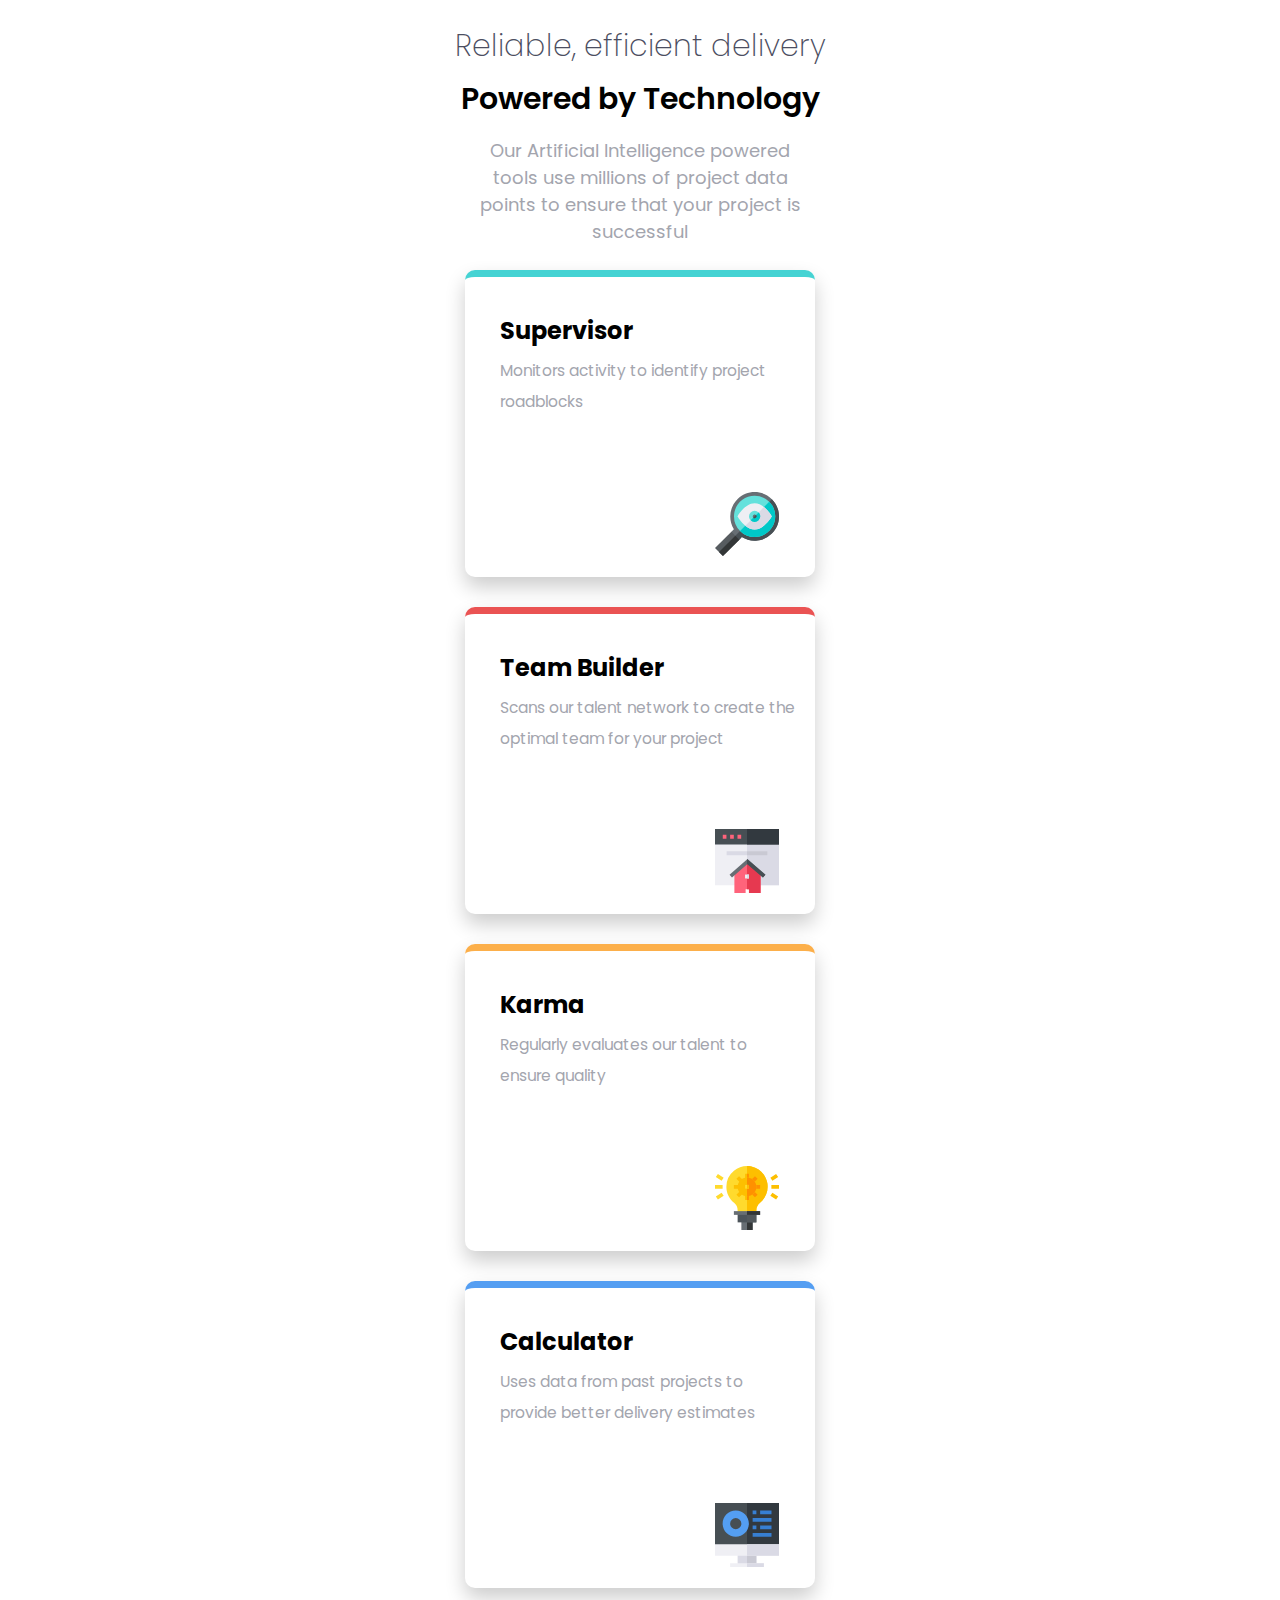
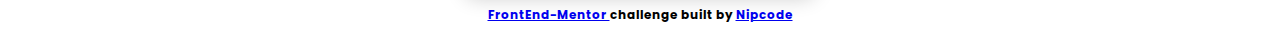
<file: index.html>
<!DOCTYPE html>
<html lang="en">

<head>
    <meta charset="UTF-8">

    <meta name="viewport" content="width=device-width, initial-scale=1.0">

    <link rel="stylesheet" type="text/css" href="fem1.css">

    <link href="https://fonts.googleapis.com/css2?family=Poppins:ital,wght@0,400;0,600;1,200&display=swap"
        rel="stylesheet">

    <title> Four Card Feature Section </title>

</head>

<body>

    <section class="head-section">

        <div class="head-one">

            <h1 class="up"> Reliable, efficient delivery</h1>

            <h1 class="down"> Powered by Technology </h1>

        </div>

        <div class="head-two">

            <p class="p-one"> Our Artificial Intelligence powered tools use millions of project data points to
                ensure that your project is successful </p>

        </div>

    </section>

    <section class="box-section">

        <div class="box first-box">

            <h2> Supervisor </h2>

            <p> Monitors activity to identify project roadblocks </p>

            <img src="icon-supervisor.svg" alt="icon-supervisor">
            
        </div>

        <div class="box second-box">

            <h2> Team Builder </h2>

            <p> Scans our talent network to create the optimal team for your project </p>

            <img src="icon-team-builder.svg" alt="icon-team-builder">

        </div>

        <div class="box third-box">

            <h2> Karma </h2>

            <p> Regularly evaluates our talent to ensure quality </p>

            <img src="icon-karma.svg" alt="icon-karma">

        </div>

        <div class="box fourth-box">

            <h2> Calculator </h2>

            <p> Uses data from past projects to provide better delivery estimates </p>

            <img src="icon-calculator.svg" alt="icon-calculator">

        </div>

    </section>

    <footer>

        <b> 
            <a href="https://www.frontendmentor.io/"> FrontEnd-Mentor </a> challenge built by <a
                href="https://www.frontendmentor.io/profile/NwagboPrince"> Nipcode </a> 
            </b>

    </footer>

</body>

</html>
</file>
<file: fem1.css>
body {
    font-family: 'Poppins', sans-serif;
}

.head-section {
    text-align: center;
    width: 100%;
    margin: auto;
    padding-top: 15px;
}

.up {
    width: 400px;
    font-size: 30px;
    font-weight: 200;
    color: #4c4e61;
    margin: auto;
}

.down {
    width: 400px;
    font-size: 30px;
    font-weight: 600;
    margin: 7px auto;
}

.p-one {
    width: 345px;
    margin: 15px auto;
    font-size: 18px;
    line-height: 1.5;
    color: #a3a5ae;    
}

.box-section {
    padding-top: 10px;
    /* used the next two properties before knowing what they are used for  */
    display: grid;
    grid-gap: 30px;
    justify-content: center;
    
    
}

.box {
    border-top-style: solid;
    border-top-width: 7px;
    border-radius: 10px;    
    box-shadow: 0 10px 20px 0px rgba(0, 0, 0, 0.2);
    height: 300px;
    width: 350px;
    
}

.box h2 {
    margin: auto;
    margin-top: 30px;
	width: 280px;
	line-height: 2;
	
}

.box p{  
    margin: auto;
    padding-left: 20px;
    padding-right: px;
    color: #a3a5ae;
    line-height: 2;
    font-size: 15.5px;
    width: 200px;  
    
}

.box img {
    position: relative;
    top: 75px;
    left: 250px;
    max-width: 20%;
}

.box p {
    margin: auto;
    width: 300px;
}

.first-box{
    border-color:  #45d3d3;
}

.second-box{
    border-color:  #ea5353;
}

.third-box{
    border-color:  #fcaf4a;
}

.fourth-box{
    border-color:  #549ef2;
    
}

footer {
    text-align: center;
    font-size: 12px;
    min-width: 270px;
    margin: auto;
    padding-top: 18px;
    padding-bottom: 20px;
}
</file>
